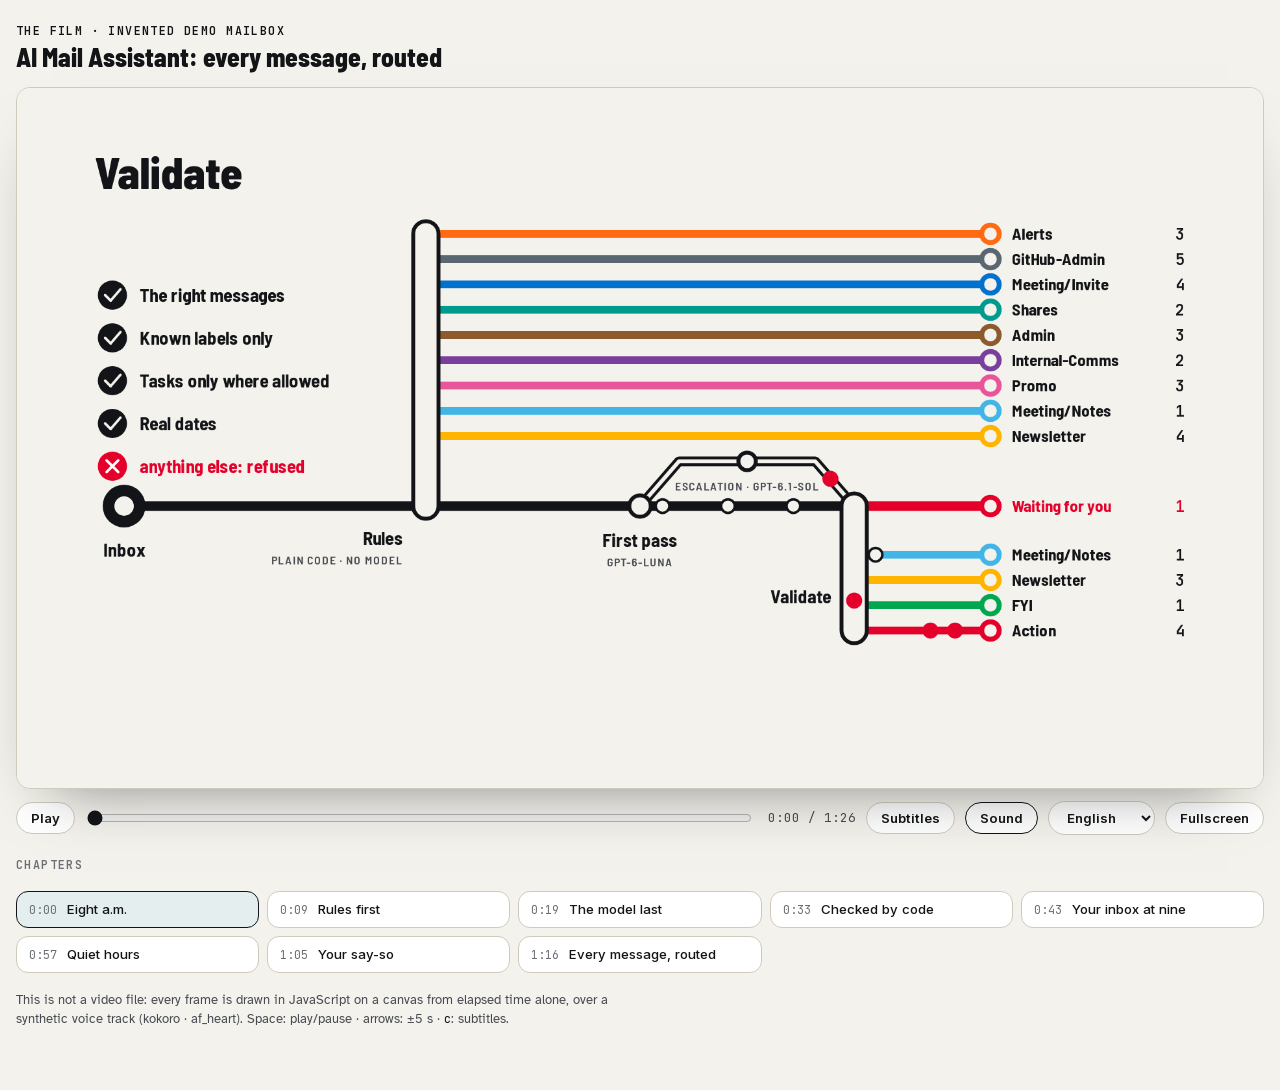
<file: docs/video/film/index.html>
<!doctype html>
<html lang="en">
<head>
<meta charset="utf-8">
<meta name="viewport" content="width=device-width, initial-scale=1">
<title>The film · AI Mail Assistant</title>
<meta name="description" content="A narrated film, drawn on a canvas, in English and French: how AI Mail Assistant routes a morning of Gmail with rules first and a model last. Every message shown is invented.">

<link rel="stylesheet" href="../engine/player.css">
<style>
  @font-face { font-family: "Barlow Semi Condensed"; font-weight: 600; font-display: block; src: url("fonts/barlow-semi-condensed-latin-600-normal.woff2") format("woff2"); }
  @font-face { font-family: "Barlow Semi Condensed"; font-weight: 700; font-display: block; src: url("fonts/barlow-semi-condensed-latin-700-normal.woff2") format("woff2"); }
  @font-face { font-family: "Barlow Semi Condensed"; font-weight: 800; font-display: block; src: url("fonts/barlow-semi-condensed-latin-800-normal.woff2") format("woff2"); }
  @font-face { font-family: "Atkinson Hyperlegible"; font-weight: 400; font-display: block; src: url("fonts/atkinson-hyperlegible-latin-400-normal.woff2") format("woff2"); }
  @font-face { font-family: "Atkinson Hyperlegible"; font-weight: 700; font-display: block; src: url("fonts/atkinson-hyperlegible-latin-700-normal.woff2") format("woff2"); }
  :root { --bg: #f4f2ec; --panel: #e9e6dc; --line: #cfcabc; --ink: #121417; --soft: #474b51; --faint: #6b6f75; --accent: #121417; --deep: #121417; }
  html, body { font-family: "Atkinson Hyperlegible", system-ui, sans-serif; }
  h1 { font-family: "Barlow Semi Condensed", sans-serif; font-weight: 800; font-size: 1.7rem; letter-spacing: 0; }
  .kicker { color: var(--ink); }
  .stage { background: #f4f2ec; box-shadow: 0 30px 60px -36px rgba(18,20,23,.55); border: 1px solid var(--line); }
  button, select { color: var(--ink); background: #fff; }
</style>
</head>
<body>
<script src="../engine/engine.js"></script>
<script src="timing.js"></script>
<script src="scenes.js"></script>
</body>
</html>
</file>
<file: docs/video/engine/player.css>
/* Player for static/videos/engine/engine.js.
   Fonts served from this folder (SIL OFL, see fonts/OFL-*.txt): no third-party requests. */
@font-face { font-family: "Inter"; src: url("fonts/inter-latin.woff2") format("woff2"); font-weight: 100 900; font-display: block; }
@font-face { font-family: "Sora"; src: url("fonts/sora-latin.woff2") format("woff2"); font-weight: 100 800; font-display: block; }
@font-face { font-family: "JetBrains Mono"; src: url("fonts/jetbrains-mono-latin.woff2") format("woff2"); font-weight: 100 800; font-display: block; }

:root {
  --bg: #0b0f17; --panel: #151c2b; --line: #2a3550;
  --ink: #e8ecf4; --soft: #b4bdd0; --faint: #7a849a; --accent: #38bdf8; --deep: #0a2233;
}
* { box-sizing: border-box; }
html, body { margin: 0; background: var(--bg); color: var(--ink); font: 15px/1.5 Inter, system-ui, sans-serif; }
main { max-width: 1280px; margin: 0 auto; padding: 24px 16px 48px; }
a { color: var(--accent); }
header { margin-bottom: 14px; }
.kicker { font: 600 0.78rem/1.2 "JetBrains Mono", monospace; letter-spacing: 0.12em; color: var(--accent); text-transform: uppercase; margin: 0 0 4px; }
h1 { font: 700 1.35rem/1.2 Sora, Inter, sans-serif; letter-spacing: -0.02em; margin: 0; }
.stage { position: relative; aspect-ratio: 16 / 9; width: 100%; background: #000; border-radius: 14px; overflow: hidden; box-shadow: 0 18px 50px rgba(0,0,0,.45); }
canvas { display: block; width: 100%; height: 100%; cursor: pointer; }

.bar { display: flex; align-items: center; gap: 10px; margin-top: 12px; flex-wrap: wrap; }
button, select { font: 600 0.88rem Inter, sans-serif; color: var(--ink); background: var(--panel); border: 1px solid var(--line); border-radius: 999px; padding: 7px 14px; cursor: pointer; }
button:hover, select:hover { border-color: var(--accent); }
button[aria-pressed="true"] { border-color: var(--accent); color: var(--accent); }
button:focus-visible, select:focus-visible, input:focus-visible { outline: 2px solid var(--accent); outline-offset: 2px; }
#seek { flex: 1 1 160px; accent-color: var(--accent); min-width: 120px; }
.time { font: 0.84rem "JetBrains Mono", monospace; color: var(--soft); min-width: 92px; text-align: right; }

.chapters { list-style: none; margin: 18px 0 0; padding: 0; display: grid; grid-template-columns: repeat(auto-fill, minmax(220px, 1fr)); gap: 8px; }
.chapters button { width: 100%; text-align: left; border-radius: 12px; padding: 9px 12px; display: flex; gap: 10px; align-items: baseline; font-weight: 500; }
.chapters button .t { font: 0.78rem "JetBrains Mono", monospace; color: var(--faint); }
.chapters button.on { border-color: var(--accent); background: rgba(56,189,248,0.08); }
.chapters-title { font: 600 0.78rem "JetBrains Mono", monospace; letter-spacing: 0.12em; text-transform: uppercase; color: var(--faint); margin: 22px 0 0; }
.note { margin-top: 18px; font-size: 0.85rem; color: var(--soft); max-width: 78ch; }
.note code { font-family: "JetBrains Mono", monospace; color: var(--accent); font-size: 0.8rem; }

/* ?embed=1 — just the stage and the control bar, for an <iframe> */
body.embed main { padding: 0; max-width: none; }
body.embed header, body.embed .chapters, body.embed .chapters-title, body.embed .note { display: none; }
body.embed .stage { border-radius: 8px; box-shadow: none; }
body.embed .bar { margin-top: 8px; gap: 6px; flex-wrap: nowrap; height: 32px; }
body.embed button, body.embed select { padding: 5px 11px; font-size: 0.8rem; }

/* ?capture=1 — frame-by-frame export (scripts/render.py) */
body.capture { background: #000; }
body.capture main { max-width: none; padding: 0; }
body.capture header, body.capture .bar, body.capture .chapters,
body.capture .chapters-title, body.capture .note { display: none; }
body.capture .stage { border-radius: 0; box-shadow: none; }

/* one row of controls in an iframe, whatever its width */
@media (max-width: 620px) { body.embed .time, body.embed #sound { display: none; } }
@media (max-width: 420px) { body.embed #subs, body.embed #full { display: none; } }

@media (max-width: 640px) {
  main { padding: 16px 16px 32px; }
  .time { min-width: 0; }
}
</file>
